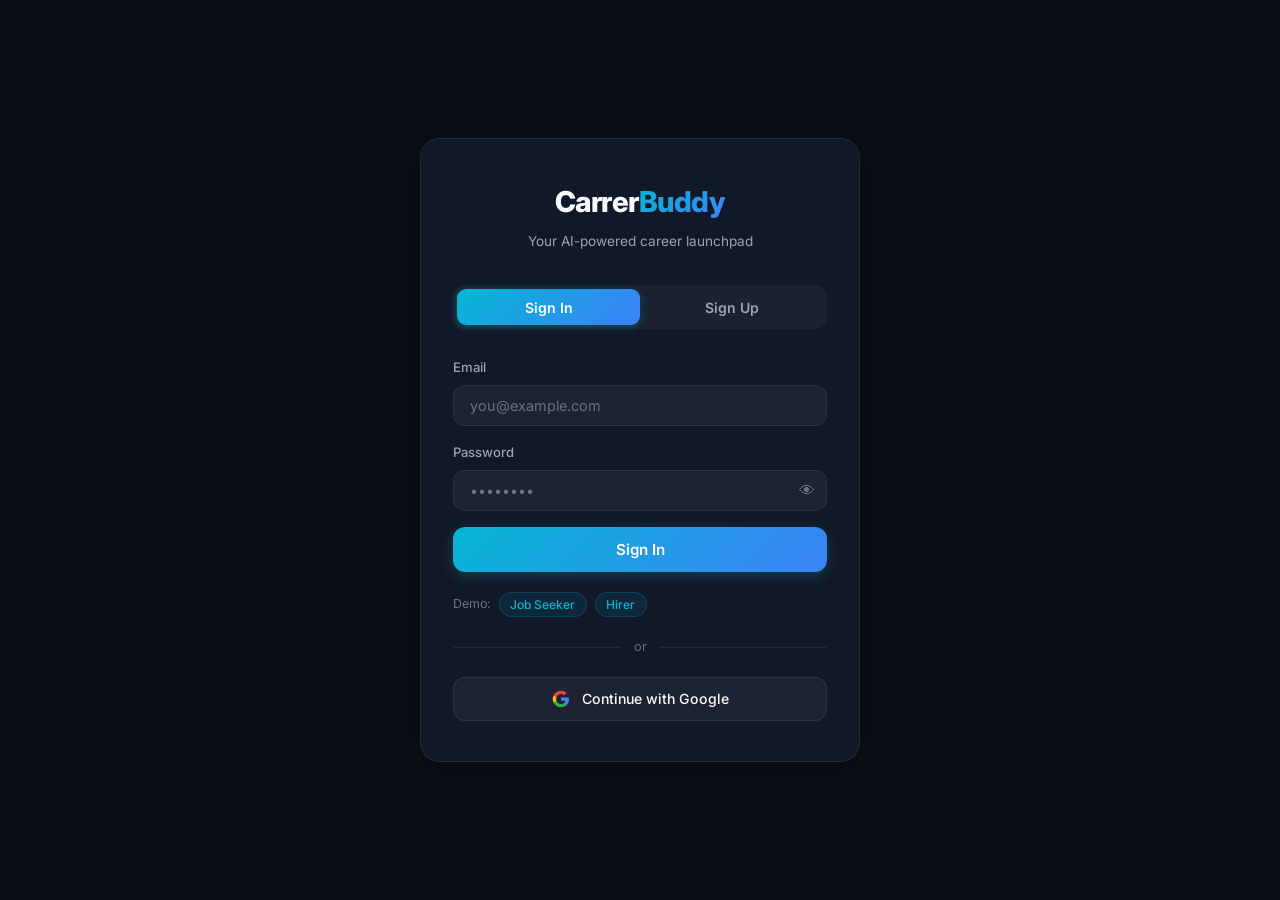
<file: index.html>
<!DOCTYPE html>
<html lang="en" data-theme="dark">
<head>
  <meta charset="UTF-8"/>
  <meta name="viewport" content="width=device-width, initial-scale=1.0"/>
  <title>CarrerBuddy — AI Career Platform</title>
  <meta name="description" content="AI-powered career platform for job seekers and hirers"/>

  <!-- Favicon -->
  <link rel="icon" href="data:image/svg+xml,<svg xmlns='http://www.w3.org/2000/svg' viewBox='0 0 100 100'><text y='.9em' font-size='90'>🚀</text></svg>"/>

  <!-- Google Fonts -->
  <link rel="preconnect" href="https://fonts.googleapis.com"/>
  <link rel="preconnect" href="https://fonts.gstatic.com" crossorigin/>
  <link href="https://fonts.googleapis.com/css2?family=Inter:wght@300;400;500;600;700;800&display=swap" rel="stylesheet"/>

  <!-- CSS -->
  <link rel="stylesheet" href="css/style.css"/>
  <link rel="stylesheet" href="css/layout.css"/>
  <link rel="stylesheet" href="css/components.css"/>
</head>
<body>

  <!-- App Root -->
  <div id="app"></div>

  <!-- Toast Container -->
  <div id="toast-container"></div>

  <!-- ── JS: Config & State (load first) ── -->
  <script src="js/config/config.js"></script>
  <script src="js/store/app-state.js"></script>

  <!-- ── JS: Utils ── -->
  <script src="js/utils/storage.js"></script>

  <!-- ── JS: Auth ── -->
  <script src="js/auth/session.js"></script>
  <script src="js/auth/login.js"></script>
  <script src="js/auth/signup.js"></script>
  <script src="js/auth/google-mock.js"></script>

  <!-- ── JS: Data ── -->
  <script src="js/data/plans.js"></script>
  <script src="js/data/users.js"></script>
  <script src="js/data/jobs.js"></script>
  <script src="js/data/candidates.js"></script>
  <script src="js/data/posts.js"></script>
  <script src="js/data/questions.js"></script>

  <!-- ── JS: AI ── -->
  <script src="js/ai/scoring.js"></script>
  <script src="js/ai/analyzer.js"></script>

  <!-- ── JS: Utils (navigation & code runner need data loaded first) ── -->
  <script src="js/utils/code-runner.js"></script>

  <!-- ── JS: Components ── -->
  <script src="js/components/navbar.js"></script>
  <script src="js/components/job-card.js"></script>
  <script src="js/components/candidate-card.js"></script>
  <script src="js/components/post-card.js"></script>
  <script src="js/components/ai-score-card.js"></script>
  <script src="js/components/plan-selector.js"></script>
  <script src="js/components/question-card.js"></script>

  <!-- ── JS: Pages ── -->
  <script src="js/pages/auth-page.js"></script>
  <script src="js/pages/home.js"></script>
  <script src="js/pages/jobs-page.js"></script>
  <script src="js/pages/posts-page.js"></script>
  <script src="js/pages/hire.js"></script>
  <script src="js/pages/profile.js"></script>

  <!-- ── JS: Navigation (needs pages loaded) ── -->
  <script src="js/utils/navigation.js"></script>

  <!-- ── JS: App Entry ── -->
  <script src="app.js"></script>

</body>
</html>
</file>
<file: css/style.css>
/* css/style.css */

@import url('https://fonts.googleapis.com/css2?family=Inter:wght@300;400;500;600;700;800&display=swap');

/* ── CSS VARIABLES ─────────────────────────────────────────── */
:root {
  --bg:           #0B0F17;
  --sidebar:      #161C2D;
  --card:         #111827;
  --card-hover:   #1a2235;
  --border:       rgba(255,255,255,0.07);
  --accent:       #06B6D4;
  --accent-2:     #3B82F6;
  --accent-grad:  linear-gradient(135deg, #06B6D4, #3B82F6);
  --text:         #F9FAFB;
  --text-sec:     #9CA3AF;
  --text-muted:   #6B7280;
  --radius-sm:    8px;
  --radius:       12px;
  --radius-lg:    20px;
  --shadow:       0 4px 24px rgba(0,0,0,0.4);
  --shadow-sm:    0 2px 8px rgba(0,0,0,0.3);
  --transition:   0.2s ease;
  --navbar-w:     240px;
}

[data-theme="light"] {
  --bg:         #F3F4F6;
  --sidebar:    #FFFFFF;
  --card:       #FFFFFF;
  --card-hover: #F9FAFB;
  --border:     rgba(0,0,0,0.08);
  --text:       #111827;
  --text-sec:   #6B7280;
  --text-muted: #9CA3AF;
  --shadow:     0 4px 24px rgba(0,0,0,0.08);
  --shadow-sm:  0 2px 8px rgba(0,0,0,0.06);
}

/* ── RESET ─────────────────────────────────────────────────── */
*, *::before, *::after { box-sizing: border-box; margin: 0; padding: 0; }

html { font-size: 16px; scroll-behavior: smooth; }

body {
  font-family: 'Inter', sans-serif;
  background: var(--bg);
  color: var(--text);
  line-height: 1.6;
  min-height: 100vh;
  transition: background var(--transition), color var(--transition);
  overflow-x: hidden;
}

a { color: inherit; text-decoration: none; }
button { cursor: pointer; font-family: inherit; border: none; background: none; }
input, textarea, select {
  font-family: inherit;
  font-size: 0.95rem;
  outline: none;
  border: none;
}
ul { list-style: none; }
img { max-width: 100%; display: block; }

/* ── SCROLLBAR ─────────────────────────────────────────────── */
::-webkit-scrollbar { width: 5px; height: 5px; }
::-webkit-scrollbar-track { background: transparent; }
::-webkit-scrollbar-thumb { background: rgba(255,255,255,0.1); border-radius: 99px; }
::-webkit-scrollbar-thumb:hover { background: rgba(255,255,255,0.2); }

/* ── TYPOGRAPHY ────────────────────────────────────────────── */
h1 { font-size: clamp(1.5rem, 3vw, 2rem); font-weight: 700; }
h2 { font-size: clamp(1.1rem, 2vw, 1.35rem); font-weight: 700; }
h3 { font-size: 1rem; font-weight: 600; }
h4 { font-size: 0.9rem; font-weight: 600; }

.accent { background: var(--accent-grad); -webkit-background-clip: text; -webkit-text-fill-color: transparent; background-clip: text; }
.accent-text { color: var(--accent); }

/* ── UTILITY ───────────────────────────────────────────────── */
.hidden { display: none !important; }
.flex { display: flex; }
.flex-col { display: flex; flex-direction: column; }
.items-center { align-items: center; }
.gap-1 { gap: 0.5rem; }
.gap-2 { gap: 1rem; }
.mt-1 { margin-top: 0.5rem; }
.mt-2 { margin-top: 1rem; }

/* ── TOAST ─────────────────────────────────────────────────── */
#toast-container {
  position: fixed; bottom: 1.5rem; right: 1.5rem;
  z-index: 9999; display: flex; flex-direction: column; gap: 0.5rem;
}

.toast {
  display: flex; align-items: center; gap: 0.75rem;
  padding: 0.75rem 1.25rem;
  border-radius: var(--radius);
  font-size: 0.88rem; font-weight: 500;
  backdrop-filter: blur(12px);
  box-shadow: var(--shadow);
  animation: toastIn 0.3s ease forwards;
  min-width: 220px; max-width: 360px;
}
.toast-success { background: rgba(16,185,129,0.15); border: 1px solid rgba(16,185,129,0.35); color: #10B981; }
.toast-error   { background: rgba(239,68,68,0.15);  border: 1px solid rgba(239,68,68,0.35);  color: #EF4444; }
.toast-info    { background: rgba(6,182,212,0.15);  border: 1px solid rgba(6,182,212,0.35);  color: #06B6D4; }

@keyframes toastIn  { from { opacity:0; transform:translateX(40px); } to { opacity:1; transform:translateX(0); } }
@keyframes toastOut { from { opacity:1; transform:translateX(0); } to { opacity:0; transform:translateX(40px); } }
.toast-exit { animation: toastOut 0.3s ease forwards; }

/* ── PAGE LOADING SKELETON ─────────────────────────────────── */
.page-loading { padding: 2rem; display: flex; flex-direction: column; gap: 1rem; }
.skeleton {
  background: linear-gradient(90deg, var(--card) 25%, var(--card-hover) 50%, var(--card) 75%);
  background-size: 200% 100%;
  animation: shimmer 1.4s infinite;
  border-radius: var(--radius);
}
.skeleton-header { height: 60px; width: 40%; }
.skeleton-body   { height: 120px; width: 100%; }
@keyframes shimmer { 0% { background-position: 200% 0; } 100% { background-position: -200% 0; } }

/* ── MODAL ─────────────────────────────────────────────────── */
.modal-overlay {
  position: fixed; inset: 0; z-index: 1000;
  background: rgba(0,0,0,0.7);
  backdrop-filter: blur(4px);
  display: flex; align-items: center; justify-content: center;
  padding: 1rem;
  animation: fadeIn 0.2s ease;
}
.modal-card {
  background: var(--card);
  border: 1px solid var(--border);
  border-radius: var(--radius-lg);
  padding: 2rem;
  width: 100%; max-width: 600px;
  max-height: 90vh; overflow-y: auto;
  position: relative;
  animation: slideUp 0.3s ease;
  box-shadow: 0 24px 60px rgba(0,0,0,0.5);
}
.modal-close {
  position: absolute; top: 1rem; right: 1rem;
  width: 32px; height: 32px;
  border-radius: 50%; background: rgba(255,255,255,0.08);
  color: var(--text-sec); font-size: 0.85rem;
  display: flex; align-items: center; justify-content: center;
  transition: var(--transition);
}
.modal-close:hover { background: rgba(239,68,68,0.2); color: #EF4444; }
.modal-title { font-size: 1.2rem; font-weight: 700; margin-bottom: 1.5rem; }

@keyframes fadeIn  { from { opacity:0; } to { opacity:1; } }
@keyframes slideUp { from { opacity:0; transform:translateY(30px); } to { opacity:1; transform:translateY(0); } }

/* ── BUTTONS ───────────────────────────────────────────────── */
.btn-auth-submit {
  width: 100%; padding: 0.8rem;
  background: var(--accent-grad);
  color: #fff; font-weight: 600; font-size: 0.95rem;
  border-radius: var(--radius);
  transition: var(--transition);
  box-shadow: 0 4px 14px rgba(6,182,212,0.25);
}
.btn-auth-submit:hover { opacity: 0.9; transform: translateY(-1px); box-shadow: 0 6px 20px rgba(6,182,212,0.35); }
.btn-auth-submit:active { transform: scale(0.98); }
.btn-auth-submit:disabled { opacity: 0.6; cursor: not-allowed; transform: none; }

.btn-link {
  background: none; color: var(--accent);
  font-size: 0.85rem; font-weight: 500;
  padding: 0.3rem 0.5rem;
  border-radius: var(--radius-sm);
  transition: var(--transition);
}
.btn-link:hover { background: rgba(6,182,212,0.1); }

.btn-post-job {
  padding: 0.6rem 1.2rem;
  background: var(--accent-grad);
  color: #fff; font-weight: 600; font-size: 0.85rem;
  border-radius: var(--radius);
  transition: var(--transition);
  white-space: nowrap;
}
.btn-post-job:hover { opacity: 0.9; transform: translateY(-1px); }

/* ── CHIPS / FILTERS ───────────────────────────────────────── */
.chip {
  padding: 0.4rem 1rem;
  border-radius: 99px;
  font-size: 0.8rem; font-weight: 500;
  background: var(--card);
  border: 1px solid var(--border);
  color: var(--text-sec);
  transition: var(--transition);
  white-space: nowrap;
}
.chip:hover { border-color: var(--accent); color: var(--accent); }
.chip-active { background: rgba(6,182,212,0.15); border-color: var(--accent); color: var(--accent); }

/* ── SKILL TAGS ────────────────────────────────────────────── */
.skill-tag {
  display: inline-block;
  padding: 0.25rem 0.65rem;
  border-radius: 99px;
  font-size: 0.75rem; font-weight: 500;
  background: rgba(6,182,212,0.1);
  border: 1px solid rgba(6,182,212,0.2);
  color: var(--accent);
}
.skill-tag-more { background: rgba(255,255,255,0.05); border-color: var(--border); color: var(--text-muted); }

/* ── FORMS ─────────────────────────────────────────────────── */
.form-group { display: flex; flex-direction: column; gap: 0.4rem; flex: 1; }
.form-label { font-size: 0.82rem; font-weight: 500; color: var(--text-sec); }
.form-input {
  padding: 0.7rem 1rem;
  background: rgba(255,255,255,0.05);
  border: 1px solid var(--border);
  border-radius: var(--radius);
  color: var(--text);
  font-size: 0.9rem;
  transition: var(--transition);
  width: 100%;
}
.form-input:focus { border-color: var(--accent); background: rgba(6,182,212,0.05); }
.form-input::placeholder { color: var(--text-muted); }
.form-textarea { resize: vertical; min-height: 80px; }
.form-row { display: flex; gap: 1rem; }
.form-error {
  padding: 0.6rem 1rem;
  background: rgba(239,68,68,0.1);
  border: 1px solid rgba(239,68,68,0.3);
  border-radius: var(--radius-sm);
  color: #EF4444; font-size: 0.83rem;
  margin-top: 0.25rem;
}

.input-password-wrap { position: relative; }
.input-password-wrap .form-input { padding-right: 2.8rem; }
.btn-toggle-pw {
  position: absolute; right: 0.75rem; top: 50%; transform: translateY(-50%);
  color: var(--text-muted); font-size: 1rem; padding: 0;
}

/* ── SECTION HEADERS ───────────────────────────────────────── */
.section-header {
  display: flex; align-items: center; justify-content: space-between;
  margin-bottom: 1rem;
}
.section-title { font-size: 1.1rem; font-weight: 700; }

/* ── STAT CARDS ────────────────────────────────────────────── */
.stat-card {
  background: var(--card);
  border: 1px solid var(--border);
  border-radius: var(--radius);
  padding: 1.25rem;
  display: flex; align-items: center; gap: 1rem;
  transition: var(--transition);
  box-shadow: var(--shadow-sm);
}
.stat-card:hover { border-color: var(--stat-color, var(--accent)); transform: translateY(-2px); }
.stat-icon {
  width: 48px; height: 48px; border-radius: var(--radius);
  display: flex; align-items: center; justify-content: center;
  font-size: 1.4rem; flex-shrink: 0;
}
.stat-value { font-size: 1.5rem; font-weight: 700; line-height: 1.2; }
.stat-label { font-size: 0.78rem; color: var(--text-sec); margin-top: 0.1rem; }

/* ── EMPTY STATES ──────────────────────────────────────────── */
.empty-state {
  text-align: center; padding: 3rem 1rem;
  color: var(--text-sec);
}
.empty-icon { font-size: 3rem; margin-bottom: 1rem; }
.empty-state h3 { margin-bottom: 0.5rem; }
.empty-state p { font-size: 0.88rem; color: var(--text-muted); }

/* ── SEARCH INPUT ──────────────────────────────────────────── */
.search-input {
  padding: 0.65rem 1rem 0.65rem 2.5rem;
  background: var(--card);
  border: 1px solid var(--border);
  border-radius: 99px;
  color: var(--text);
  font-size: 0.88rem;
  width: 260px;
  transition: var(--transition);
  background-image: url("data:image/svg+xml,%3Csvg xmlns='http://www.w3.org/2000/svg' width='16' height='16' fill='none' stroke='%236B7280' stroke-width='2' viewBox='0 0 24 24'%3E%3Ccircle cx='11' cy='11' r='8'/%3E%3Cpath d='m21 21-4.35-4.35'/%3E%3C/svg%3E");
  background-repeat: no-repeat;
  background-position: 0.85rem center;
}
.search-input:focus { border-color: var(--accent); width: 300px; }
.search-input::placeholder { color: var(--text-muted); }
</file>
<file: css/layout.css>
/* css/layout.css */

/* ── APP SHELL ─────────────────────────────────────────────── */
#app {
  min-height: 100vh;
  transition: background var(--transition);
}

.app-with-nav {
  display: flex;
  min-height: 100vh;
}

/* ── SIDEBAR NAVBAR ────────────────────────────────────────── */
.navbar-sidebar {
  position: fixed; left: 0; top: 0; bottom: 0;
  width: var(--navbar-w);
  background: var(--sidebar);
  border-right: 1px solid var(--border);
  display: flex; flex-direction: column;
  z-index: 100;
  padding: 1.5rem 0;
  transition: background var(--transition);
}

.navbar-logo {
  padding: 0 1.5rem 1.5rem;
  border-bottom: 1px solid var(--border);
}
.navbar-logo-text {
  font-size: 1.3rem; font-weight: 800; letter-spacing: -0.5px;
}

.navbar-links {
  flex: 1; padding: 1rem 0;
  display: flex; flex-direction: column; gap: 0.25rem;
}

.navbar-item {
  display: flex; align-items: center; gap: 0.85rem;
  padding: 0.75rem 1.5rem;
  border-radius: 0;
  color: var(--text-sec); font-size: 0.9rem; font-weight: 500;
  cursor: pointer;
  position: relative;
  transition: var(--transition);
}
.navbar-item:hover { color: var(--text); background: rgba(255,255,255,0.04); }
.navbar-item.active {
  color: var(--accent);
  background: rgba(6,182,212,0.08);
}
.navbar-active-bar {
  position: absolute; left: 0; top: 0; bottom: 0;
  width: 3px; background: var(--accent-grad);
  border-radius: 0 3px 3px 0;
}
.navbar-icon { display: flex; align-items: center; }
.navbar-label { font-size: 0.88rem; }

.navbar-bottom {
  padding: 1rem 1.5rem;
  border-top: 1px solid var(--border);
  display: flex; align-items: center; gap: 0.75rem;
}
.navbar-avatar {
  width: 36px; height: 36px; border-radius: 50%;
  background: var(--accent-grad);
  display: flex; align-items: center; justify-content: center;
  font-size: 0.9rem; font-weight: 700; color: #fff;
  flex-shrink: 0;
}
.navbar-user-info { flex: 1; min-width: 0; }
.navbar-user-name {
  font-size: 0.85rem; font-weight: 600;
  white-space: nowrap; overflow: hidden; text-overflow: ellipsis;
}
.navbar-user-role { font-size: 0.72rem; color: var(--text-muted); }
.navbar-logout-btn {
  color: var(--text-muted); padding: 0.4rem;
  border-radius: var(--radius-sm);
  display: flex; align-items: center;
  transition: var(--transition);
}
.navbar-logout-btn:hover { color: #EF4444; background: rgba(239,68,68,0.1); }

/* ── MOBILE BOTTOM NAV ─────────────────────────────────────── */
.navbar-mobile {
  display: none;
  position: fixed; bottom: 0; left: 0; right: 0;
  background: var(--sidebar);
  border-top: 1px solid var(--border);
  z-index: 100;
  padding: 0.5rem 0 calc(0.5rem + env(safe-area-inset-bottom));
}
.mobile-nav-item {
  flex: 1; display: flex; flex-direction: column;
  align-items: center; justify-content: center;
  gap: 0.2rem; padding: 0.4rem;
  cursor: pointer; color: var(--text-muted);
  transition: var(--transition);
}
.mobile-nav-item.active { color: var(--accent); }
.mobile-nav-item:hover { color: var(--text); }
.mobile-nav-icon { display: flex; align-items: center; }
.mobile-nav-label { font-size: 0.65rem; font-weight: 500; }

/* ── MAIN CONTENT AREA ─────────────────────────────────────── */
.page-wrap {
  padding: 2rem 2.5rem 5rem;
  max-width: 1200px;
}

.page-header {
  display: flex; align-items: flex-start;
  justify-content: space-between;
  gap: 1rem; margin-bottom: 1.75rem;
  flex-wrap: wrap;
}
.page-title { margin-bottom: 0.2rem; }
.page-sub { color: var(--text-sec); font-size: 0.88rem; }

.header-actions {
  display: flex; align-items: center; gap: 1rem; flex-wrap: wrap;
}
.header-search { position: relative; }

/* ── GRIDS ─────────────────────────────────────────────────── */
.stats-grid {
  display: grid;
  grid-template-columns: repeat(auto-fill, minmax(200px, 1fr));
  gap: 1rem; margin-bottom: 2rem;
}

.questions-grid {
  display: grid;
  grid-template-columns: repeat(auto-fill, minmax(260px, 1fr));
  gap: 1.25rem;
}

.jobs-grid {
  display: grid;
  grid-template-columns: repeat(auto-fill, minmax(320px, 1fr));
  gap: 1.25rem;
}

.jobs-mini-grid {
  display: grid;
  grid-template-columns: repeat(auto-fill, minmax(300px, 1fr));
  gap: 1rem;
}

.candidates-grid {
  display: grid;
  grid-template-columns: repeat(auto-fill, minmax(300px, 1fr));
  gap: 1.25rem;
}

.candidates-scroll {
  display: grid;
  grid-template-columns: repeat(auto-fill, minmax(280px, 1fr));
  gap: 1rem;
  margin-bottom: 1rem;
}

/* ── FILTER CHIPS ROW ──────────────────────────────────────── */
.filter-chips {
  display: flex; gap: 0.5rem; flex-wrap: wrap;
  margin-bottom: 1.5rem;
  overflow-x: auto; padding-bottom: 0.25rem;
}

/* ── POSTS LAYOUT ──────────────────────────────────────────── */
.posts-layout {
  display: grid;
  grid-template-columns: 1fr 280px;
  gap: 1.5rem;
  align-items: start;
}
.posts-main { display: flex; flex-direction: column; gap: 1rem; }
.posts-filter-row {
  display: flex; gap: 0.5rem; flex-wrap: wrap;
}

/* ── HIRE LAYOUT ───────────────────────────────────────────── */
.hire-layout {
  display: grid;
  grid-template-columns: 240px 1fr;
  gap: 1.5rem;
  align-items: start;
}

/* ── QUESTION PAGE LAYOUT ──────────────────────────────────── */
.question-page { display: flex; flex-direction: column; height: 100%; }

.question-page-header {
  display: flex; align-items: center; gap: 1rem;
  padding: 1rem 1.5rem;
  background: var(--sidebar);
  border-bottom: 1px solid var(--border);
  flex-wrap: wrap;
}
.question-page-title {
  display: flex; align-items: center; gap: 1rem; flex: 1;
}
.question-thumb-lg { font-size: 2rem; }
.question-page-meta {
  display: flex; align-items: center; gap: 0.75rem;
  flex-wrap: wrap; margin-top: 0.25rem;
  font-size: 0.8rem; color: var(--text-sec);
}
.solved-indicator {
  color: #10B981; font-weight: 600;
}

.question-page-body {
  display: grid; grid-template-columns: 1fr 1fr;
  flex: 1; gap: 0; min-height: 0;
}

.question-left-panel {
  border-right: 1px solid var(--border);
  display: flex; flex-direction: column;
  height: calc(100vh - 120px);
  overflow-y: auto;
}
.question-right-panel {
  display: flex; flex-direction: column;
  height: calc(100vh - 120px);
  padding: 1rem;
  gap: 1rem;
}

.panel-tabs {
  display: flex; border-bottom: 1px solid var(--border);
}
.panel-tab {
  padding: 0.85rem 1.5rem;
  font-size: 0.85rem; font-weight: 500;
  color: var(--text-sec); border-bottom: 2px solid transparent;
  transition: var(--transition);
}
.panel-tab.active { color: var(--accent); border-bottom-color: var(--accent); }
.panel-tab:hover { color: var(--text); }
.panel-content { padding: 1.5rem; flex: 1; }

/* ── PROFILE PAGE ──────────────────────────────────────────── */
.profile-page { max-width: 760px; }
.profile-section { margin-bottom: 2rem; }

/* ── AUTH PAGE ─────────────────────────────────────────────── */
.auth-page {
  min-height: 100vh;
  display: flex; align-items: center; justify-content: center;
  padding: 1rem;
  background: var(--bg);
}

/* ── PLAN SELECT PAGE ──────────────────────────────────────── */
.plan-select-page {
  min-height: 100vh;
  display: flex; align-items: center; justify-content: center;
  padding: 2rem 1rem;
}

/* ── RESPONSIVE ────────────────────────────────────────────── */
@media (max-width: 900px) {
  .navbar-sidebar { display: none; }
  .navbar-mobile  { display: flex; }

  body { padding-bottom: 80px; }

  .page-wrap { padding: 1.25rem 1rem 6rem; }

  .posts-layout  { grid-template-columns: 1fr; }
  .posts-sidebar { display: none; }

  .hire-layout { grid-template-columns: 1fr; }
  .hire-filters-panel {
    display: flex; flex-wrap: wrap; gap: 0.75rem;
    background: var(--card);
    border: 1px solid var(--border);
    border-radius: var(--radius);
    padding: 1rem;
  }
  .filter-section { min-width: 140px; flex: 1; }

  .question-page-body { grid-template-columns: 1fr; }
  .question-left-panel {
    height: auto; border-right: none;
    border-bottom: 1px solid var(--border);
  }
  .question-right-panel { height: auto; }

  .jobs-grid { grid-template-columns: 1fr; }
  .candidates-grid { grid-template-columns: 1fr; }

  .form-row { flex-direction: column; }
  .search-input { width: 100%; }
  .search-input:focus { width: 100%; }
}

@media (max-width: 480px) {
  .page-header { flex-direction: column; align-items: stretch; }
  .header-actions { flex-direction: column; }
  .stats-grid { grid-template-columns: repeat(2, 1fr); }
  .modal-card { padding: 1.25rem; }
  .questions-grid { grid-template-columns: 1fr; }
}
</file>
<file: css/components.css>
/* css/components.css */

/* ── AUTH CARD ─────────────────────────────────────────────── */
.auth-card {
  width: 100%; max-width: 440px;
  background: var(--card);
  border: 1px solid var(--border);
  border-radius: var(--radius-lg);
  padding: 2.5rem 2rem;
  box-shadow: var(--shadow);
  animation: slideUp 0.4s ease;
}

.auth-logo { text-align: center; margin-bottom: 2rem; }
.auth-logo-text { font-size: 1.8rem; font-weight: 800; letter-spacing: -0.5px; }
.auth-tagline { color: var(--text-sec); font-size: 0.85rem; margin-top: 0.4rem; }

.auth-tabs {
  display: flex; gap: 0; margin-bottom: 1.75rem;
  background: rgba(255,255,255,0.04);
  border-radius: var(--radius); padding: 4px;
}
.auth-tab {
  flex: 1; padding: 0.6rem;
  border-radius: calc(var(--radius) - 3px);
  font-size: 0.88rem; font-weight: 600;
  color: var(--text-sec); transition: var(--transition);
}
.auth-tab.active {
  background: var(--accent-grad); color: #fff;
  box-shadow: 0 2px 8px rgba(6,182,212,0.3);
}

.auth-form { display: flex; flex-direction: column; gap: 1rem; }

.auth-divider {
  text-align: center; position: relative; margin: 1.25rem 0;
  color: var(--text-muted); font-size: 0.8rem;
}
.auth-divider::before, .auth-divider::after {
  content: ""; position: absolute; top: 50%;
  width: calc(50% - 20px); height: 1px; background: var(--border);
}
.auth-divider::before { left: 0; }
.auth-divider::after  { right: 0; }

.btn-google {
  width: 100%; padding: 0.75rem;
  background: rgba(255,255,255,0.05);
  border: 1px solid var(--border);
  border-radius: var(--radius); color: var(--text);
  font-size: 0.88rem; font-weight: 500;
  display: flex; align-items: center; justify-content: center; gap: 0.75rem;
  transition: var(--transition);
}
.btn-google:hover { background: rgba(255,255,255,0.09); border-color: rgba(255,255,255,0.15); }

.auth-demo-hint {
  display: flex; align-items: center; gap: 0.5rem;
  font-size: 0.78rem; color: var(--text-muted);
  margin-top: 0.25rem;
}
.btn-demo {
  padding: 0.25rem 0.65rem;
  background: rgba(6,182,212,0.1);
  border: 1px solid rgba(6,182,212,0.2);
  border-radius: 99px; color: var(--accent);
  font-size: 0.75rem; font-weight: 500;
  transition: var(--transition);
}
.btn-demo:hover { background: rgba(6,182,212,0.2); }

/* ── ROLE SELECT ───────────────────────────────────────────── */
.role-card { max-width: 520px; }
.role-title { text-align: center; margin-bottom: 0.5rem; }
.role-sub { text-align: center; color: var(--text-sec); font-size: 0.85rem; margin-bottom: 2rem; }
.role-options { display: grid; grid-template-columns: 1fr 1fr; gap: 1rem; }
.role-option {
  background: rgba(255,255,255,0.03);
  border: 2px solid var(--border);
  border-radius: var(--radius-lg); padding: 1.75rem 1.25rem;
  text-align: center; cursor: pointer; transition: var(--transition);
}
.role-option:hover { border-color: var(--accent); background: rgba(6,182,212,0.05); transform: translateY(-2px); }
.role-icon { font-size: 2.5rem; margin-bottom: 0.75rem; }
.role-option h3 { margin-bottom: 0.4rem; }
.role-option p { font-size: 0.8rem; color: var(--text-sec); }

/* ── GOOGLE MOCK POPUP ─────────────────────────────────────── */
.google-popup-overlay {
  position: fixed; inset: 0; background: rgba(0,0,0,0.6);
  display: flex; align-items: center; justify-content: center;
  z-index: 2000; backdrop-filter: blur(4px);
}
.google-popup-card {
  background: #fff; color: #111; border-radius: 16px;
  width: 360px; box-shadow: 0 20px 60px rgba(0,0,0,0.4);
  overflow: hidden; animation: slideUp 0.25s ease;
}
.google-popup-header {
  padding: 1.25rem 1.5rem; border-bottom: 1px solid #eee;
  display: flex; align-items: center; gap: 0.75rem;
  font-weight: 600; font-size: 0.95rem;
}
.google-popup-body { padding: 1rem 0; }
.google-account-item {
  padding: 0.85rem 1.5rem;
  display: flex; align-items: center; gap: 1rem;
  cursor: pointer; transition: background 0.15s;
}
.google-account-item:hover { background: #f5f5f5; }
.google-avatar {
  width: 44px; height: 44px; border-radius: 50%;
  background: linear-gradient(135deg,#06B6D4,#3B82F6);
  display: flex; align-items: center; justify-content: center;
  font-size: 1.1rem; font-weight: 700; color: #fff;
}
.google-account-name { font-weight: 600; font-size: 0.9rem; }
.google-account-email { font-size: 0.8rem; color: #666; }
.google-popup-divider { height: 1px; background: #eee; margin: 0.5rem 0; }
.google-use-another {
  padding: 0.75rem 1.5rem; cursor: pointer;
  font-size: 0.85rem; color: #1a73e8; font-weight: 500;
}
.google-use-another:hover { background: #f5f5f5; }
.google-popup-footer {
  padding: 1rem 1.5rem; border-top: 1px solid #eee;
  display: flex; justify-content: flex-end;
}
.google-cancel-btn {
  padding: 0.5rem 1.25rem; border-radius: 8px;
  border: 1px solid #ddd; font-size: 0.85rem; font-weight: 500;
  transition: background 0.15s;
}
.google-cancel-btn:hover { background: #f5f5f5; }

/* ── JOB CARD ──────────────────────────────────────────────── */
.job-card {
  background: var(--card); border: 1px solid var(--border);
  border-radius: var(--radius-lg); padding: 1.5rem;
  display: flex; flex-direction: column; gap: 1rem;
  transition: var(--transition); box-shadow: var(--shadow-sm);
}
.job-card:hover { border-color: rgba(6,182,212,0.3); transform: translateY(-2px); box-shadow: var(--shadow); }

.job-card-header { display: flex; align-items: flex-start; justify-content: space-between; gap: 0.75rem; }
.job-card-title { font-size: 1rem; font-weight: 700; margin-bottom: 0.2rem; }
.job-card-company { font-size: 0.82rem; color: var(--text-sec); }
.job-status-badge { padding: 0.3rem 0.75rem; border-radius: 99px; font-size: 0.75rem; font-weight: 600; white-space: nowrap; }

.job-card-meta { display: flex; align-items: center; gap: 0.75rem; flex-wrap: wrap; }
.job-meta-item { display: flex; align-items: center; gap: 0.3rem; font-size: 0.78rem; color: var(--text-sec); }
.job-remote-tag { background: rgba(16,185,129,0.1); color: #10B981; padding: 0.2rem 0.6rem; border-radius: 99px; }

.job-card-desc { font-size: 0.83rem; color: var(--text-sec); display: -webkit-box; -webkit-line-clamp: 2; -webkit-box-orient: vertical; overflow: hidden; }

.job-card-skills { display: flex; flex-wrap: wrap; gap: 0.4rem; }

.job-card-footer { display: flex; align-items: center; justify-content: space-between; gap: 1rem; margin-top: auto; }
.job-card-stats { flex: 1; }
.job-salary { font-size: 0.82rem; font-weight: 600; color: var(--text-sec); }
.job-applicants-bar { height: 4px; background: rgba(255,255,255,0.06); border-radius: 99px; margin-bottom: 0.35rem; overflow: hidden; }
.job-applicants-fill { height: 100%; border-radius: 99px; transition: width 0.6s ease; }
.job-applicants-text { font-size: 0.75rem; font-weight: 500; }

.job-card-actions { display: flex; align-items: center; gap: 0.5rem; flex-wrap: wrap; }
.btn-apply {
  padding: 0.5rem 1.1rem;
  background: var(--accent-grad); color: #fff;
  font-size: 0.82rem; font-weight: 600; border-radius: var(--radius);
  transition: var(--transition);
}
.btn-apply:hover { opacity: 0.9; transform: translateY(-1px); }
.btn-apply:disabled { opacity: 0.7; cursor: not-allowed; transform: none; }
.btn-applied { background: rgba(16,185,129,0.15) !important; color: #10B981 !important; border: 1px solid rgba(16,185,129,0.3); }
.btn-disabled { background: rgba(239,68,68,0.1) !important; color: #EF4444 !important; border: 1px solid rgba(239,68,68,0.2); }
.btn-view-applicants {
  padding: 0.5rem 1rem; font-size: 0.82rem; font-weight: 600;
  border: 1px solid var(--border); border-radius: var(--radius);
  color: var(--text-sec); transition: var(--transition);
}
.btn-view-applicants:hover { border-color: var(--accent); color: var(--accent); }

/* ── CANDIDATE CARD ────────────────────────────────────────── */
.candidate-card {
  background: var(--card); border: 1px solid var(--border);
  border-radius: var(--radius-lg); padding: 1.5rem;
  display: flex; flex-direction: column; gap: 0.9rem;
  transition: var(--transition); cursor: pointer;
  position: relative; overflow: hidden;
}
.candidate-card:hover { border-color: rgba(6,182,212,0.3); transform: translateY(-2px); box-shadow: var(--shadow); }
.candidate-card-top {
  border: 2px solid rgba(16,185,129,0.4);
  background: linear-gradient(135deg, rgba(16,185,129,0.03), transparent);
}
.candidate-top-badge {
  position: absolute; top: 0; right: 0;
  background: rgba(16,185,129,0.15); color: #10B981;
  font-size: 0.7rem; font-weight: 700;
  padding: 0.3rem 0.75rem; border-radius: 0 var(--radius-lg) 0 var(--radius);
}

.candidate-card-header { display: flex; align-items: flex-start; gap: 0.85rem; }
.candidate-avatar-wrap { position: relative; flex-shrink: 0; }
.candidate-avatar {
  width: 48px; height: 48px; border-radius: 50%;
  background: var(--accent-grad);
  display: flex; align-items: center; justify-content: center;
  font-size: 1.1rem; font-weight: 700; color: #fff;
}
.verified-badge {
  position: absolute; bottom: -2px; right: -2px;
  width: 18px; height: 18px; border-radius: 50%;
  background: var(--card); display: flex; align-items: center; justify-content: center;
  border: 2px solid var(--card);
}

.candidate-info { flex: 1; min-width: 0; }
.candidate-name { font-size: 0.95rem; font-weight: 700; white-space: nowrap; overflow: hidden; text-overflow: ellipsis; }
.candidate-role { font-size: 0.78rem; color: var(--text-sec); }
.candidate-meta-row { display: flex; align-items: center; gap: 0.5rem; flex-wrap: wrap; margin-top: 0.2rem; }
.candidate-location, .candidate-exp { display: flex; align-items: center; gap: 0.2rem; font-size: 0.73rem; color: var(--text-muted); }

.candidate-score-ring { position: relative; flex-shrink: 0; }
.score-ring-label {
  position: absolute; inset: 0;
  display: flex; flex-direction: column; align-items: center; justify-content: center;
}
.score-ring-value { font-size: 0.9rem; font-weight: 800; line-height: 1; }
.score-ring-unit  { font-size: 0.55rem; color: var(--text-muted); }

.candidate-tags-row { display: flex; gap: 0.4rem; flex-wrap: wrap; }
.activity-tag { padding: 0.2rem 0.6rem; border-radius: 99px; font-size: 0.7rem; font-weight: 600; }
.tag-active { background: rgba(16,185,129,0.1); color: #10B981; }
.tag-demand { background: rgba(245,158,11,0.1); color: #F59E0B; }

.candidate-project-preview {
  display: flex; align-items: flex-start; gap: 0.5rem;
  font-size: 0.78rem; color: var(--text-sec);
  background: rgba(255,255,255,0.03); border-radius: var(--radius-sm); padding: 0.6rem;
}

.candidate-skills { display: flex; flex-wrap: wrap; gap: 0.4rem; }

.candidate-card-footer { display: flex; flex-direction: column; gap: 0.75rem; margin-top: auto; }
.candidate-score-bars { display: flex; flex-direction: column; gap: 0.4rem; }
.mini-bar-wrap { display: flex; align-items: center; gap: 0.5rem; }
.mini-bar-label { font-size: 0.7rem; color: var(--text-muted); width: 36px; flex-shrink: 0; }
.mini-bar-track { flex: 1; height: 4px; background: rgba(255,255,255,0.06); border-radius: 99px; overflow: hidden; }
.mini-bar-fill { height: 100%; border-radius: 99px; transition: width 0.5s ease; }
.mini-bar-value { font-size: 0.7rem; font-weight: 600; width: 24px; text-align: right; }

.candidate-actions { display: flex; align-items: center; gap: 0.5rem; flex-wrap: wrap; }
.btn-shortlist {
  padding: 0.45rem; border-radius: var(--radius-sm);
  border: 1px solid var(--border); color: var(--text-sec);
  display: flex; align-items: center; transition: var(--transition);
}
.btn-shortlist:hover, .btn-shortlisted { border-color: #F59E0B; color: #F59E0B; background: rgba(245,158,11,0.1); }
.btn-unlock-contact {
  flex: 1; padding: 0.45rem 0.75rem; border-radius: var(--radius-sm);
  border: 1px solid rgba(6,182,212,0.3); color: var(--accent);
  font-size: 0.75rem; font-weight: 600;
  display: flex; align-items: center; justify-content: center; gap: 0.4rem;
  transition: var(--transition);
}
.btn-unlock-contact:hover { background: rgba(6,182,212,0.1); }
.btn-unlocked { background: rgba(16,185,129,0.1) !important; border-color: rgba(16,185,129,0.3) !important; color: #10B981 !important; }
.btn-view-profile {
  padding: 0.45rem 0.85rem; border-radius: var(--radius-sm);
  background: var(--accent-grad); color: #fff;
  font-size: 0.75rem; font-weight: 600;
  transition: var(--transition);
}
.btn-view-profile:hover { opacity: 0.9; }

/* ── CANDIDATE MODAL ───────────────────────────────────────── */
.candidate-modal-card { max-width: 680px; }
.cmodal-header { display: flex; align-items: flex-start; gap: 1rem; margin-bottom: 1.5rem; }
.cmodal-avatar {
  width: 64px; height: 64px; border-radius: 50%; flex-shrink: 0;
  background: var(--accent-grad);
  display: flex; align-items: center; justify-content: center;
  font-size: 1.5rem; font-weight: 700; color: #fff;
}
.cmodal-info { flex: 1; }
.cmodal-info h2 { font-size: 1.2rem; display: flex; align-items: center; gap: 0.4rem; }
.cmodal-info p { font-size: 0.82rem; color: var(--text-sec); margin-top: 0.2rem; }
.cmodal-summary { font-style: italic; color: var(--text-muted) !important; margin-top: 0.5rem !important; }
.cmodal-score { text-align: center; }
.cmodal-score-value { font-size: 2rem; font-weight: 800; display: block; }
.cmodal-score-label { font-size: 0.7rem; color: var(--text-muted); }

.cmodal-scores { display: flex; flex-direction: column; gap: 0.75rem; margin-bottom: 1.5rem; }
.score-bar-row { display: flex; align-items: center; gap: 1rem; }
.score-bar-label { width: 90px; font-size: 0.82rem; color: var(--text-sec); flex-shrink: 0; }
.score-bar-track { flex: 1; height: 6px; background: rgba(255,255,255,0.06); border-radius: 99px; overflow: hidden; }
.score-bar-fill { height: 100%; border-radius: 99px; transition: width 0.6s ease; }
.score-bar-value { font-size: 0.82rem; font-weight: 700; width: 40px; text-align: right; }

.cmodal-project { margin-bottom: 1.5rem; }
.cmodal-project h4, .cmodal-skills h4, .cmodal-contact h4 { margin-bottom: 0.75rem; font-size: 0.85rem; color: var(--text-sec); }
.cmodal-project-box {
  background: rgba(255,255,255,0.03); border: 1px solid var(--border);
  border-radius: var(--radius); padding: 0.85rem;
  font-size: 0.85rem; color: var(--text-sec);
}
.cmodal-skills { margin-bottom: 1.5rem; }
.skills-wrap { display: flex; flex-wrap: wrap; gap: 0.5rem; }
.cmodal-contact { margin-bottom: 1.5rem; }
.contact-details-grid { display: grid; grid-template-columns: 1fr 1fr; gap: 0.5rem; }
.contact-detail-item {
  padding: 0.6rem 0.85rem; border-radius: var(--radius-sm);
  background: rgba(16,185,129,0.06); border: 1px solid rgba(16,185,129,0.15);
  font-size: 0.82rem; color: var(--text);
}

.cmodal-actions { display: flex; gap: 0.75rem; flex-wrap: wrap; }
.btn-modal-shortlist, .btn-modal-unlock, .btn-modal-interview, .btn-modal-share {
  flex: 1; padding: 0.65rem 1rem;
  border-radius: var(--radius); font-size: 0.82rem; font-weight: 600;
  display: flex; align-items: center; justify-content: center; gap: 0.4rem;
  transition: var(--transition); min-width: 120px;
}
.btn-modal-shortlist { background: rgba(245,158,11,0.1); border: 1px solid rgba(245,158,11,0.3); color: #F59E0B; }
.btn-modal-shortlist:hover { background: rgba(245,158,11,0.2); }
.btn-modal-unlock { background: var(--accent-grad); color: #fff; }
.btn-modal-unlock:hover { opacity: 0.9; }
.btn-static { background: rgba(255,255,255,0.04); border: 1px solid var(--border); color: var(--text-sec); cursor: default; }

/* ── POST CARD ─────────────────────────────────────────────── */
.post-card {
  background: var(--card); border: 1px solid var(--border);
  border-radius: var(--radius-lg); padding: 1.25rem;
  transition: var(--transition);
}
.post-card:hover { border-color: rgba(255,255,255,0.12); }
.post-card-header { display: flex; align-items: flex-start; justify-content: space-between; margin-bottom: 0.85rem; }
.post-author-wrap { display: flex; align-items: center; gap: 0.75rem; }
.post-avatar {
  width: 40px; height: 40px; border-radius: 50%;
  display: flex; align-items: center; justify-content: center;
  font-weight: 700; font-size: 1rem; flex-shrink: 0;
}
.post-author-name { font-size: 0.9rem; font-weight: 600; }
.post-author-meta { font-size: 0.75rem; color: var(--text-muted); display: flex; align-items: center; gap: 0.3rem; }
.post-role-badge { font-weight: 600; }
.post-type-badge { padding: 0.25rem 0.65rem; border-radius: 99px; font-size: 0.72rem; font-weight: 600; white-space: nowrap; }
.post-content { font-size: 0.88rem; line-height: 1.7; color: var(--text); margin-bottom: 0.75rem; }
.inline-tag { color: var(--accent); font-weight: 500; }
.post-tags { display: flex; flex-wrap: wrap; gap: 0.4rem; margin-bottom: 0.75rem; }
.post-tag { font-size: 0.75rem; color: var(--accent); font-weight: 500; cursor: pointer; }
.post-tag:hover { text-decoration: underline; }
.post-card-footer { border-top: 1px solid var(--border); padding-top: 0.75rem; }
.post-actions { display: flex; gap: 0.25rem; }
.post-action-btn {
  display: flex; align-items: center; gap: 0.4rem;
  padding: 0.4rem 0.75rem; border-radius: var(--radius-sm);
  font-size: 0.8rem; font-weight: 500; color: var(--text-muted);
  transition: var(--transition);
}
.post-action-btn:hover { background: rgba(255,255,255,0.05); color: var(--text); }
.like-btn.liked { color: #EF4444; }
.like-btn.liked svg { stroke: #EF4444; fill: #EF4444; }

/* ── CREATE POST ───────────────────────────────────────────── */
.create-post-card {
  background: var(--card); border: 1px solid var(--border);
  border-radius: var(--radius-lg); padding: 1rem 1.25rem;
  display: flex; align-items: center; gap: 1rem; cursor: pointer;
  transition: var(--transition);
}
.create-post-card:hover { border-color: rgba(6,182,212,0.3); }
.create-post-avatar {
  width: 40px; height: 40px; border-radius: 50%; flex-shrink: 0;
  background: var(--accent-grad);
  display: flex; align-items: center; justify-content: center;
  font-weight: 700; color: #fff;
}
.create-post-input-fake {
  flex: 1; font-size: 0.85rem; color: var(--text-muted);
  padding: 0.6rem 1rem; background: rgba(255,255,255,0.04);
  border-radius: 99px; border: 1px solid var(--border);
}
.btn-create-post {
  padding: 0.55rem 1.1rem; border-radius: var(--radius);
  background: var(--accent-grad); color: #fff;
  font-size: 0.82rem; font-weight: 600; white-space: nowrap;
  transition: var(--transition);
}
.btn-create-post:hover { opacity: 0.9; }

.create-post-modal-card { max-width: 560px; }
.create-post-type-row { display: flex; gap: 0.5rem; margin-bottom: 1rem; flex-wrap: wrap; }
.post-type-btn {
  padding: 0.4rem 0.9rem; border-radius: 99px;
  border: 1px solid var(--border); color: var(--text-sec);
  font-size: 0.8rem; font-weight: 500; transition: var(--transition);
}
.post-type-btn.active { background: rgba(6,182,212,0.15); border-color: var(--accent); color: var(--accent); }
.post-type-btn:hover { border-color: var(--accent); }
.create-post-textarea { min-height: 120px; }
.create-post-footer { display: flex; align-items: center; justify-content: space-between; margin-top: 0.75rem; }
.post-char-count { font-size: 0.78rem; color: var(--text-muted); }

/* ── SIDEBAR CARDS ─────────────────────────────────────────── */
.sidebar-card {
  background: var(--card); border: 1px solid var(--border);
  border-radius: var(--radius-lg); padding: 1.25rem;
}
.sidebar-card-title { font-size: 0.88rem; font-weight: 700; margin-bottom: 1rem; }
.trending-tags { display: flex; flex-wrap: wrap; gap: 0.5rem; }
.trending-tag-item { cursor: pointer; transition: var(--transition); }
.trending-tag-item:hover { background: rgba(6,182,212,0.2); }
.sidebar-stats { display: flex; flex-direction: column; gap: 0.6rem; }
.sidebar-stat-row { display: flex; justify-content: space-between; font-size: 0.85rem; }

/* ── QUESTION CARD ─────────────────────────────────────────── */
.question-card {
  background: var(--card); border: 1px solid var(--border);
  border-radius: var(--radius-lg); padding: 1.25rem;
  display: flex; flex-direction: column; gap: 0.75rem;
  cursor: pointer; transition: var(--transition);
}
.question-card:hover { border-color: rgba(6,182,212,0.3); transform: translateY(-2px); box-shadow: var(--shadow); }
.question-solved { border-color: rgba(16,185,129,0.25); }
.question-card-top { display: flex; align-items: center; justify-content: space-between; }
.question-thumb { font-size: 2rem; }
.solved-check {
  width: 24px; height: 24px; border-radius: 50%;
  background: rgba(16,185,129,0.15); color: #10B981;
  display: flex; align-items: center; justify-content: center;
  font-size: 0.8rem; font-weight: 700;
}
.question-title { font-size: 0.95rem; font-weight: 700; }
.question-meta { display: flex; align-items: center; gap: 0.5rem; flex-wrap: wrap; }
.difficulty-badge { padding: 0.2rem 0.6rem; border-radius: 99px; font-size: 0.72rem; font-weight: 600; }
.question-time { font-size: 0.75rem; color: var(--text-muted); }
.question-tags { display: flex; flex-wrap: wrap; gap: 0.3rem; }
.question-tag {
  padding: 0.15rem 0.55rem; border-radius: 99px;
  font-size: 0.7rem; font-weight: 500;
  background: rgba(255,255,255,0.04); border: 1px solid var(--border);
  color: var(--text-muted);
}
.question-card-footer { display: flex; align-items: center; justify-content: space-between; margin-top: auto; }
.solve-count { font-size: 0.75rem; color: var(--text-muted); }
.btn-solve {
  padding: 0.4rem 0.9rem; border-radius: var(--radius-sm);
  background: var(--accent-grad); color: #fff;
  font-size: 0.78rem; font-weight: 600; transition: var(--transition);
}
.btn-solve:hover { opacity: 0.9; transform: translateY(-1px); }

/* ── QUESTION FULL PAGE ────────────────────────────────────── */
.btn-back {
  padding: 0.5rem 1rem; border-radius: var(--radius-sm);
  border: 1px solid var(--border); color: var(--text-sec);
  font-size: 0.82rem; transition: var(--transition); white-space: nowrap;
}
.btn-back:hover { border-color: var(--accent); color: var(--accent); }
.qp-lang-select-wrap { min-width: 120px; }
.qp-lang-select {
  padding: 0.5rem 0.75rem; border-radius: var(--radius-sm);
  background: var(--card); border: 1px solid var(--border);
  color: var(--text); font-size: 0.85rem;
}
.qp-nav-btns { display: flex; gap: 0.5rem; }
.btn-qp-nav {
  padding: 0.5rem 0.85rem; border-radius: var(--radius-sm);
  border: 1px solid var(--border); color: var(--text-sec);
  font-size: 0.8rem; transition: var(--transition);
}
.btn-qp-nav:hover { border-color: var(--accent); color: var(--accent); }

.problem-statement { font-size: 0.88rem; line-height: 1.8; margin-bottom: 1.25rem; }
.problem-constraints h4 { margin-bottom: 0.5rem; }
.problem-constraints ul { padding-left: 1rem; }
.problem-constraints li { font-size: 0.83rem; color: var(--text-sec); margin-bottom: 0.3rem; list-style: disc; }
.problem-tags-wrap { display: flex; flex-wrap: wrap; gap: 0.4rem; margin-top: 1rem; }

.example-block {
  background: rgba(255,255,255,0.03); border: 1px solid var(--border);
  border-radius: var(--radius); padding: 1rem; margin-bottom: 1rem;
}
.example-label { font-size: 0.75rem; font-weight: 700; color: var(--accent); margin-bottom: 0.5rem; }
.example-row { font-size: 0.83rem; margin-bottom: 0.35rem; }
.example-row code {
  background: rgba(255,255,255,0.06); padding: 0.15rem 0.5rem;
  border-radius: 4px; font-family: monospace; font-size: 0.8rem;
}

.code-editor-wrap { flex: 1; display: flex; flex-direction: column; }
.code-editor-header {
  display: flex; align-items: center; justify-content: space-between;
  padding: 0.5rem 0.75rem; background: rgba(255,255,255,0.04);
  border-radius: var(--radius) var(--radius) 0 0; font-size: 0.8rem; font-weight: 600;
}
.btn-clear-code {
  font-size: 0.75rem; color: var(--text-muted); transition: var(--transition);
}
.btn-clear-code:hover { color: #EF4444; }
.code-editor {
  flex: 1; min-height: 260px; padding: 1rem;
  background: #0d1117; border: 1px solid var(--border);
  border-top: none; border-radius: 0 0 var(--radius) var(--radius);
  color: #c9d1d9; font-family: 'Courier New', monospace; font-size: 0.85rem;
  line-height: 1.6; resize: vertical;
}

.code-output-wrap {
  background: #0d1117; border: 1px solid var(--border);
  border-radius: var(--radius); padding: 0.75rem;
}
.output-header { display: flex; justify-content: space-between; margin-bottom: 0.5rem; font-size: 0.8rem; font-weight: 600; }
.btn-close-output { font-size: 0.75rem; color: var(--text-muted); }
.output-content { font-family: monospace; font-size: 0.82rem; white-space: pre-wrap; }

.code-actions { display: flex; gap: 0.75rem; flex-wrap: wrap; }
.btn-run-code {
  flex: 1; padding: 0.65rem; border-radius: var(--radius);
  background: rgba(16,185,129,0.15); border: 1px solid rgba(16,185,129,0.3);
  color: #10B981; font-size: 0.85rem; font-weight: 600; transition: var(--transition);
}
.btn-run-code:hover { background: rgba(16,185,129,0.25); }
.btn-submit-code {
  flex: 1; padding: 0.65rem; border-radius: var(--radius);
  background: var(--accent-grad); color: #fff;
  font-size: 0.85rem; font-weight: 600; transition: var(--transition);
}
.btn-submit-code:hover { opacity: 0.9; }
.btn-ai-hint {
  padding: 0.65rem 1rem; border-radius: var(--radius);
  border: 1px solid rgba(139,92,246,0.3); color: #8B5CF6;
  background: rgba(139,92,246,0.08); font-size: 0.85rem; font-weight: 600;
  transition: var(--transition);
}
.btn-ai-hint:hover { background: rgba(139,92,246,0.15); }

/* ── AI SCORE CARD ─────────────────────────────────────────── */
.ai-score-card {
  background: rgba(255,255,255,0.03); border: 1px solid var(--border);
  border-radius: var(--radius-lg); padding: 1.25rem; margin-bottom: 1rem;
}
.ai-score-card-header { display: flex; align-items: center; gap: 1rem; margin-bottom: 1.25rem; }
.ai-score-icon { font-size: 1.75rem; }
.ai-score-label { font-size: 0.75rem; color: var(--text-sec); }
.ai-overall-score { font-size: 2.2rem; font-weight: 800; line-height: 1; }
.ai-score-unit { font-size: 1rem; opacity: 0.6; }
.ai-score-sublabel { font-size: 0.75rem; font-weight: 600; }
.ai-score-ring-wrap { position: relative; margin-left: auto; }
.ai-ring-center {
  position: absolute; inset: 0;
  display: flex; align-items: center; justify-content: center;
  font-size: 0.95rem; font-weight: 800;
}
.ai-score-bars { display: flex; flex-direction: column; gap: 0.65rem; }
.ai-bar-row { display: flex; align-items: center; gap: 0.75rem; }
.ai-bar-label { font-size: 0.78rem; color: var(--text-sec); width: 82px; flex-shrink: 0; }
.ai-bar-track { flex: 1; height: 6px; background: rgba(255,255,255,0.06); border-radius: 99px; overflow: hidden; }
.ai-bar-fill { height: 100%; border-radius: 99px; }
.ai-bar-value { font-size: 0.78rem; font-weight: 700; width: 35px; text-align: right; }

/* Analysis modal */
.analysis-modal-card { max-width: 480px; text-align: center; }
.analysis-loading { padding: 1rem 0; }
.analysis-robot { font-size: 3.5rem; margin-bottom: 1rem; animation: pulse 1.5s infinite; }
@keyframes pulse { 0%,100% { transform:scale(1); } 50% { transform:scale(1.08); } }
.analysis-title { margin-bottom: 0.75rem; }
.analysis-step { font-size: 0.83rem; color: var(--accent); margin-bottom: 1rem; min-height: 1.2em; }
.analysis-progress-track {
  height: 6px; background: rgba(255,255,255,0.06); border-radius: 99px;
  overflow: hidden; margin-bottom: 0.5rem;
}
.analysis-progress-fill { height: 100%; background: var(--accent-grad); border-radius: 99px; transition: width 0.4s ease; }
.analysis-progress-pct { font-size: 0.78rem; color: var(--text-muted); }
.analysis-result { text-align: left; }
.analysis-result-title { text-align: center; margin-bottom: 1.25rem; }
.analysis-insights { margin-top: 1rem; }
.analysis-insights h4 { margin-bottom: 0.5rem; font-size: 0.85rem; }
.analysis-insights ul { padding-left: 1rem; }
.analysis-insights li { font-size: 0.83rem; color: var(--text-sec); margin-bottom: 0.35rem; list-style: disc; }
.btn-analysis-continue {
  width: 100%; margin-top: 1.25rem; padding: 0.75rem;
  background: var(--accent-grad); color: #fff; font-weight: 600; border-radius: var(--radius);
  transition: var(--transition);
}
.btn-analysis-continue:hover { opacity: 0.9; }

/* Hint modal */
.hint-modal-card { max-width: 420px; }
.hint-modal-header { display: flex; align-items: center; gap: 0.75rem; margin-bottom: 1.5rem; }
.hint-robot { font-size: 1.75rem; }
.hint-options { display: flex; flex-direction: column; gap: 0.6rem; margin-bottom: 1rem; }
.hint-btn {
  width: 100%; padding: 0.75rem; border-radius: var(--radius);
  border: 1px solid var(--border); background: rgba(255,255,255,0.03);
  color: var(--text); font-size: 0.88rem; font-weight: 500;
  text-align: left; transition: var(--transition);
}
.hint-btn:hover { border-color: var(--accent); background: rgba(6,182,212,0.06); }
.hint-output {
  background: rgba(139,92,246,0.08); border: 1px solid rgba(139,92,246,0.2);
  border-radius: var(--radius); padding: 1rem;
  font-size: 0.85rem; white-space: pre-wrap; line-height: 1.7;
}

/* ── PLAN SELECTOR ─────────────────────────────────────────── */
.plan-selector-wrap { padding: 2rem; max-width: 900px; margin: 0 auto; }
.plan-selector-header { text-align: center; margin-bottom: 2.5rem; }
.plan-selector-title { font-size: 1.8rem; margin-bottom: 0.6rem; }
.plan-selector-sub { color: var(--text-sec); font-size: 0.9rem; }

.plans-grid { display: grid; grid-template-columns: repeat(3, 1fr); gap: 1.25rem; }

.plan-card {
  background: var(--card); border: 2px solid var(--border);
  border-radius: var(--radius-lg); padding: 1.75rem;
  cursor: pointer; transition: var(--transition);
  position: relative; overflow: hidden;
}
.plan-card:hover { border-color: var(--plan-color, var(--accent)); transform: translateY(-3px); box-shadow: 0 12px 40px rgba(0,0,0,0.3); }
.plan-card.selected { border-color: var(--plan-color, var(--accent)); }
.plan-card-popular { border-color: rgba(6,182,212,0.4); }
.plan-popular-badge, .plan-current-badge {
  position: absolute; top: 0; right: 0;
  font-size: 0.68rem; font-weight: 700;
  padding: 0.3rem 0.85rem;
  border-radius: 0 var(--radius-lg) 0 var(--radius);
}
.plan-popular-badge { background: var(--accent-grad); color: #fff; }
.plan-current-badge { background: rgba(16,185,129,0.15); color: #10B981; }

.plan-card-header { margin-bottom: 1.25rem; }
.plan-name { font-size: 1.2rem; font-weight: 800; margin-bottom: 0.35rem; }
.plan-price { display: flex; align-items: baseline; gap: 0.1rem; margin-bottom: 0.4rem; }
.plan-currency { font-size: 1rem; font-weight: 700; color: var(--text-sec); }
.plan-amount { font-size: 2rem; font-weight: 800; }
.plan-period { font-size: 0.85rem; color: var(--text-sec); }
.plan-ai-label { font-size: 0.78rem; font-weight: 600; }

.plan-highlights {
  display: flex; align-items: center; gap: 1rem;
  background: rgba(255,255,255,0.03); border-radius: var(--radius);
  padding: 0.85rem; margin-bottom: 1.25rem;
}
.plan-highlight-item { text-align: center; flex: 1; }
.plan-highlight-value { font-size: 1.4rem; font-weight: 800; display: block; }
.plan-highlight-label { font-size: 0.68rem; color: var(--text-sec); }
.plan-highlight-divider { width: 1px; height: 30px; background: var(--border); }

.plan-features { display: flex; flex-direction: column; gap: 0.55rem; margin-bottom: 1.5rem; }
.plan-feature-item {
  display: flex; align-items: center; gap: 0.6rem;
  font-size: 0.82rem; color: var(--text-sec);
}

.btn-select-plan {
  width: 100%; padding: 0.75rem; border-radius: var(--radius);
  font-size: 0.88rem; font-weight: 700; transition: var(--transition);
}
.btn-select-plan:hover { opacity: 0.9; transform: translateY(-1px); }
.btn-plan-active { cursor: default; opacity: 0.6; }
.btn-plan-cancel {
  display: block; margin: 1.5rem auto 0;
  padding: 0.6rem 1.5rem; border-radius: var(--radius);
  border: 1px solid var(--border); color: var(--text-sec);
  font-size: 0.85rem; transition: var(--transition);
}
.btn-plan-cancel:hover { border-color: #EF4444; color: #EF4444; }
.upgrade-modal-card { max-width: 900px; padding: 0; overflow: hidden; }

/* ── PROFILE ───────────────────────────────────────────────── */
.profile-header-card {
  display: flex; align-items: center; gap: 1.25rem;
  background: var(--card); border: 1px solid var(--border);
  border-radius: var(--radius-lg); padding: 1.75rem;
  margin-bottom: 2rem; flex-wrap: wrap;
}
.profile-avatar-lg {
  width: 72px; height: 72px; border-radius: 50%; flex-shrink: 0;
  background: var(--accent-grad);
  display: flex; align-items: center; justify-content: center;
  font-size: 1.75rem; font-weight: 700; color: #fff;
}
.profile-header-info { flex: 1; min-width: 0; }
.profile-name { font-size: 1.3rem; font-weight: 800; }
.profile-email { font-size: 0.83rem; color: var(--text-sec); margin-top: 0.2rem; }
.profile-badges { display: flex; gap: 0.5rem; flex-wrap: wrap; margin-top: 0.5rem; }
.role-badge-lg, .plan-badge-lg {
  padding: 0.3rem 0.85rem; border-radius: 99px;
  font-size: 0.78rem; font-weight: 600;
  background: rgba(6,182,212,0.1); color: var(--accent);
  border: 1px solid rgba(6,182,212,0.2);
}
.plan-badge-lg { background: transparent; border-color: currentColor; }
.btn-edit-profile {
  padding: 0.55rem 1.25rem; border-radius: var(--radius);
  border: 1px solid var(--border); color: var(--text-sec);
  font-size: 0.85rem; font-weight: 500; transition: var(--transition);
  margin-left: auto; white-space: nowrap;
}
.btn-edit-profile:hover { border-color: var(--accent); color: var(--accent); }

.preferences-card {
  background: var(--card); border: 1px solid var(--border);
  border-radius: var(--radius-lg); padding: 1.25rem;
  display: flex; flex-direction: column; gap: 1rem;
}
.pref-row { display: flex; align-items: center; justify-content: space-between; gap: 1rem; }
.pref-info { display: flex; flex-direction: column; gap: 0.2rem; }
.pref-label { font-size: 0.88rem; font-weight: 600; }
.pref-sub { font-size: 0.75rem; color: var(--text-muted); }

.theme-toggle { display: flex; align-items: center; gap: 0.5rem; cursor: pointer; }
.toggle-track {
  width: 44px; height: 24px; border-radius: 99px; background: rgba(255,255,255,0.1);
  border: 1px solid var(--border); position: relative; transition: var(--transition);
}
.toggle-track.toggle-on { background: rgba(6,182,212,0.2); border-color: var(--accent); }
.toggle-thumb {
  position: absolute; left: 3px; top: 3px;
  width: 16px; height: 16px; border-radius: 50%;
  background: var(--text-muted); transition: var(--transition);
}
.toggle-track.toggle-on .toggle-thumb { left: calc(100% - 19px); background: var(--accent); }
.theme-icon { font-size: 0.9rem; }

.btn-switch-role {
  padding: 0.5rem 1.1rem; border-radius: var(--radius);
  border: 1px solid rgba(6,182,212,0.3); color: var(--accent);
  font-size: 0.82rem; font-weight: 600; background: rgba(6,182,212,0.06);
  transition: var(--transition); white-space: nowrap;
}
.btn-switch-role:hover { background: rgba(6,182,212,0.12); }
.btn-logout-profile {
  padding: 0.5rem 1.1rem; border-radius: var(--radius);
  border: 1px solid rgba(239,68,68,0.3); color: #EF4444;
  font-size: 0.82rem; font-weight: 600; background: rgba(239,68,68,0.06);
  transition: var(--transition);
}
.btn-logout-profile:hover { background: rgba(239,68,68,0.12); }

.plan-info-card {
  background: var(--card); border: 2px solid rgba(255,255,255,0.06);
  border-radius: var(--radius-lg); padding: 1.5rem;
}
.plan-info-header { display: flex; align-items: center; justify-content: space-between; margin-bottom: 1.25rem; flex-wrap: wrap; gap: 0.5rem; }
.plan-info-name { font-size: 1.1rem; font-weight: 700; display: block; }
.plan-info-price { font-size: 0.82rem; color: var(--text-sec); }
.btn-upgrade-plan {
  padding: 0.5rem 1.1rem; border-radius: var(--radius);
  background: var(--accent-grad); color: #fff;
  font-size: 0.82rem; font-weight: 600; transition: var(--transition);
}
.btn-upgrade-plan:hover { opacity: 0.9; }
.usage-bar-wrap { display: flex; flex-direction: column; gap: 0.3rem; }
.usage-bar-label { display: flex; justify-content: space-between; font-size: 0.8rem; color: var(--text-sec); }
.usage-bar-track { height: 6px; background: rgba(255,255,255,0.06); border-radius: 99px; overflow: hidden; }
.usage-bar-fill { height: 100%; border-radius: 99px; transition: width 0.6s ease; }

.profile-skills-wrap { display: flex; flex-wrap: wrap; gap: 0.5rem; margin-bottom: 0.75rem; }
.profile-bio { font-size: 0.85rem; color: var(--text-sec); }

/* ── HIRE PAGE ─────────────────────────────────────────────── */
.hire-filters-panel {
  background: var(--card); border: 1px solid var(--border);
  border-radius: var(--radius-lg); padding: 1.25rem;
  position: sticky; top: 1rem;
  display: flex; flex-direction: column; gap: 1rem;
}
.filter-panel-header {
  display: flex; align-items: center; justify-content: space-between;
  font-size: 0.88rem; font-weight: 700;
}
.filter-section { display: flex; flex-direction: column; gap: 0.4rem; }
.filter-label { font-size: 0.78rem; font-weight: 500; color: var(--text-sec); }
.filter-input { font-size: 0.82rem; padding: 0.55rem 0.75rem; }
.filter-range {
  -webkit-appearance: none; width: 100%; height: 4px;
  background: rgba(255,255,255,0.08); border-radius: 99px; outline: none;
}
.filter-range::-webkit-slider-thumb {
  -webkit-appearance: none; width: 16px; height: 16px;
  border-radius: 50%; background: var(--accent); cursor: pointer;
}
.skill-filter-chips { display: flex; flex-wrap: wrap; gap: 0.4rem; }
.skill-chip { font-size: 0.75rem; padding: 0.25rem 0.65rem; }
.hire-results-header {
  display: flex; align-items: center; justify-content: space-between;
  margin-bottom: 1rem; gap: 1rem; flex-wrap: wrap;
}
.results-count { font-size: 0.85rem; color: var(--text-sec); }
.sort-select { width: auto; font-size: 0.82rem; padding: 0.45rem 0.75rem; }

/* ── TRENDING LIST ─────────────────────────────────────────── */
.trending-list { display: flex; flex-direction: column; gap: 0.6rem; }
.trending-item {
  display: flex; align-items: center; gap: 0.85rem;
  background: var(--card); border: 1px solid var(--border);
  border-radius: var(--radius); padding: 0.85rem 1rem;
  transition: var(--transition);
}
.trending-item:hover { border-color: rgba(6,182,212,0.2); }
.trending-avatar {
  width: 40px; height: 40px; border-radius: 50%; flex-shrink: 0;
  background: var(--accent-grad);
  display: flex; align-items: center; justify-content: center;
  font-weight: 700; color: #fff;
}
.trending-info { flex: 1; min-width: 0; }
.trending-name { font-size: 0.88rem; font-weight: 600; display: block; }
.trending-role { font-size: 0.75rem; color: var(--text-sec); }
.trending-badges { display: flex; gap: 0.4rem; }
.trending-score { font-size: 1.1rem; font-weight: 800; flex-shrink: 0; }

/* ── POST JOB MODAL ────────────────────────────────────────── */
.post-job-modal-card { max-width: 640px; }
.edit-profile-modal-card { max-width: 480px; }

/* ── RESPONSIVE COMPONENTS ─────────────────────────────────── */
@media (max-width: 768px) {
  .plans-grid { grid-template-columns: 1fr; }
  .role-options { grid-template-columns: 1fr; }
  .cmodal-header { flex-direction: column; align-items: flex-start; }
  .contact-details-grid { grid-template-columns: 1fr; }
  .question-page-header { flex-wrap: wrap; gap: 0.5rem; }
  .profile-header-card { flex-direction: column; align-items: flex-start; }
  .btn-edit-profile { margin-left: 0; }
}
</file>
